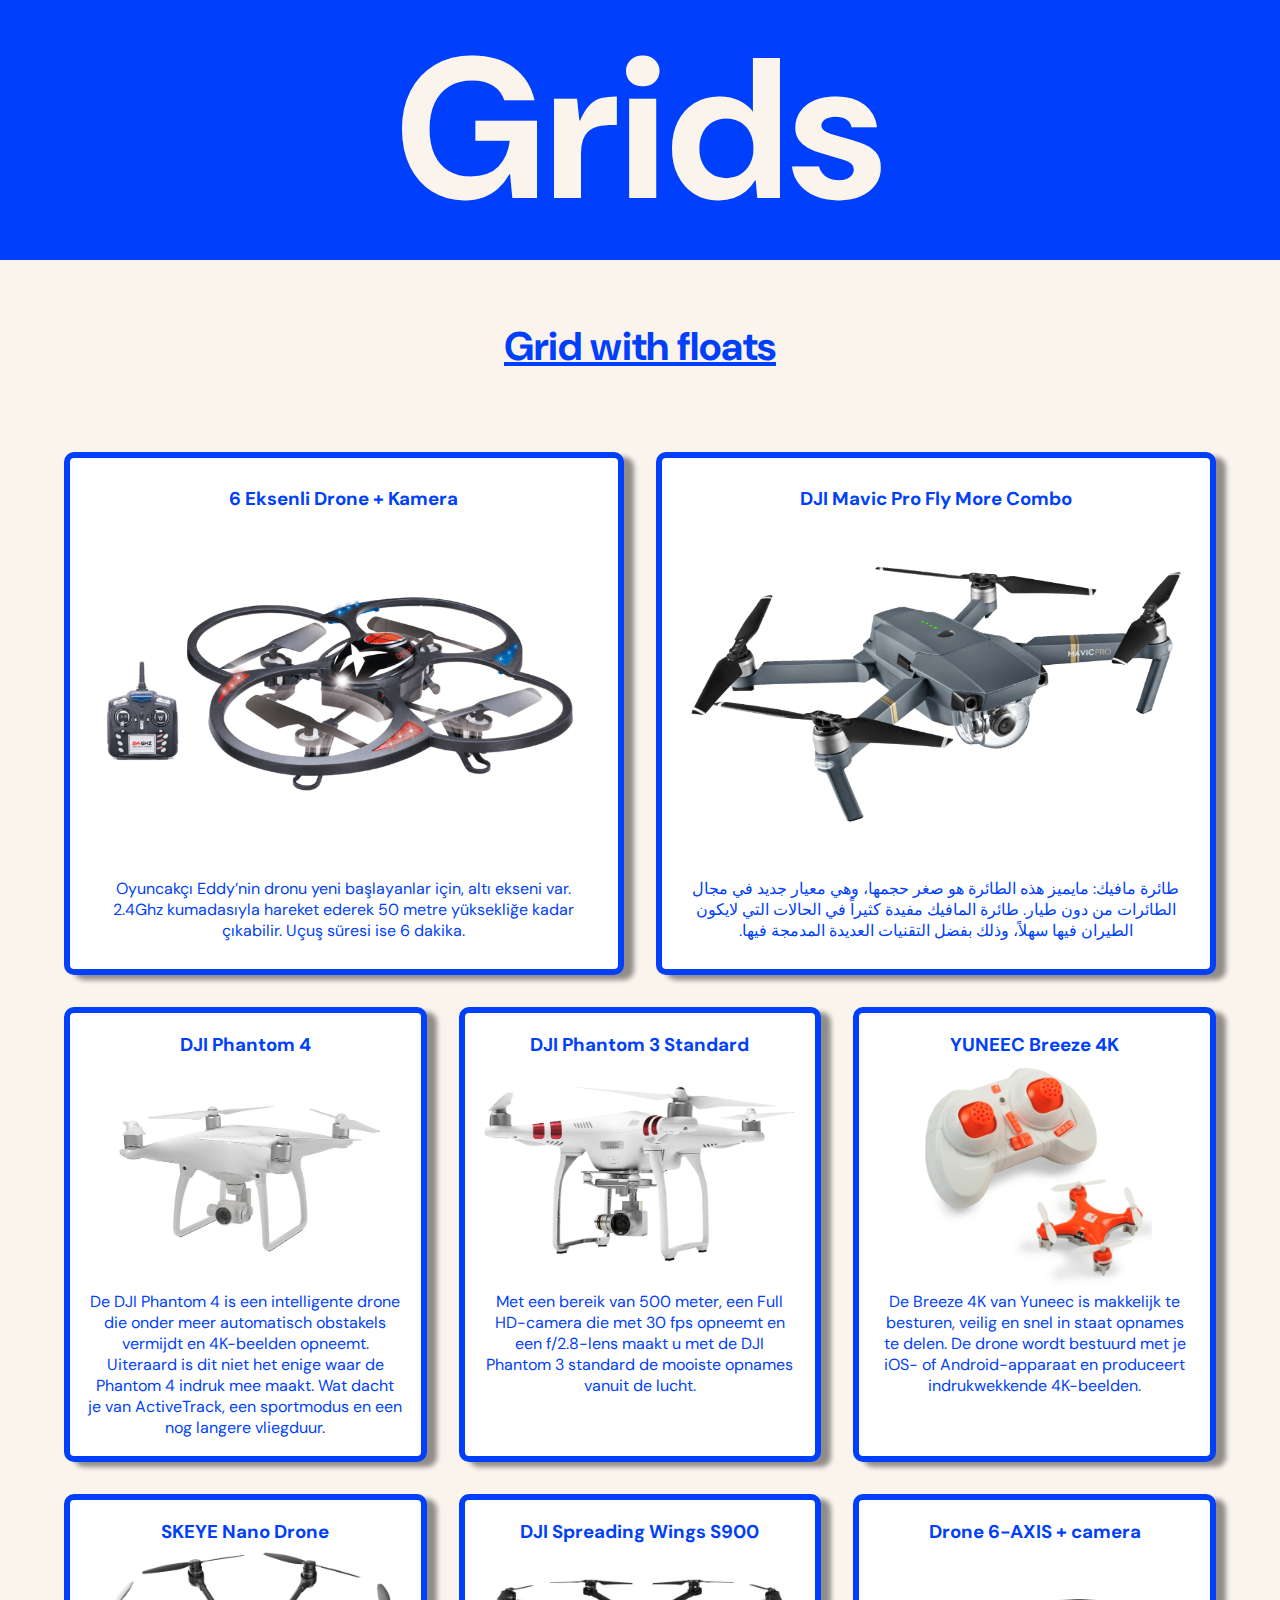
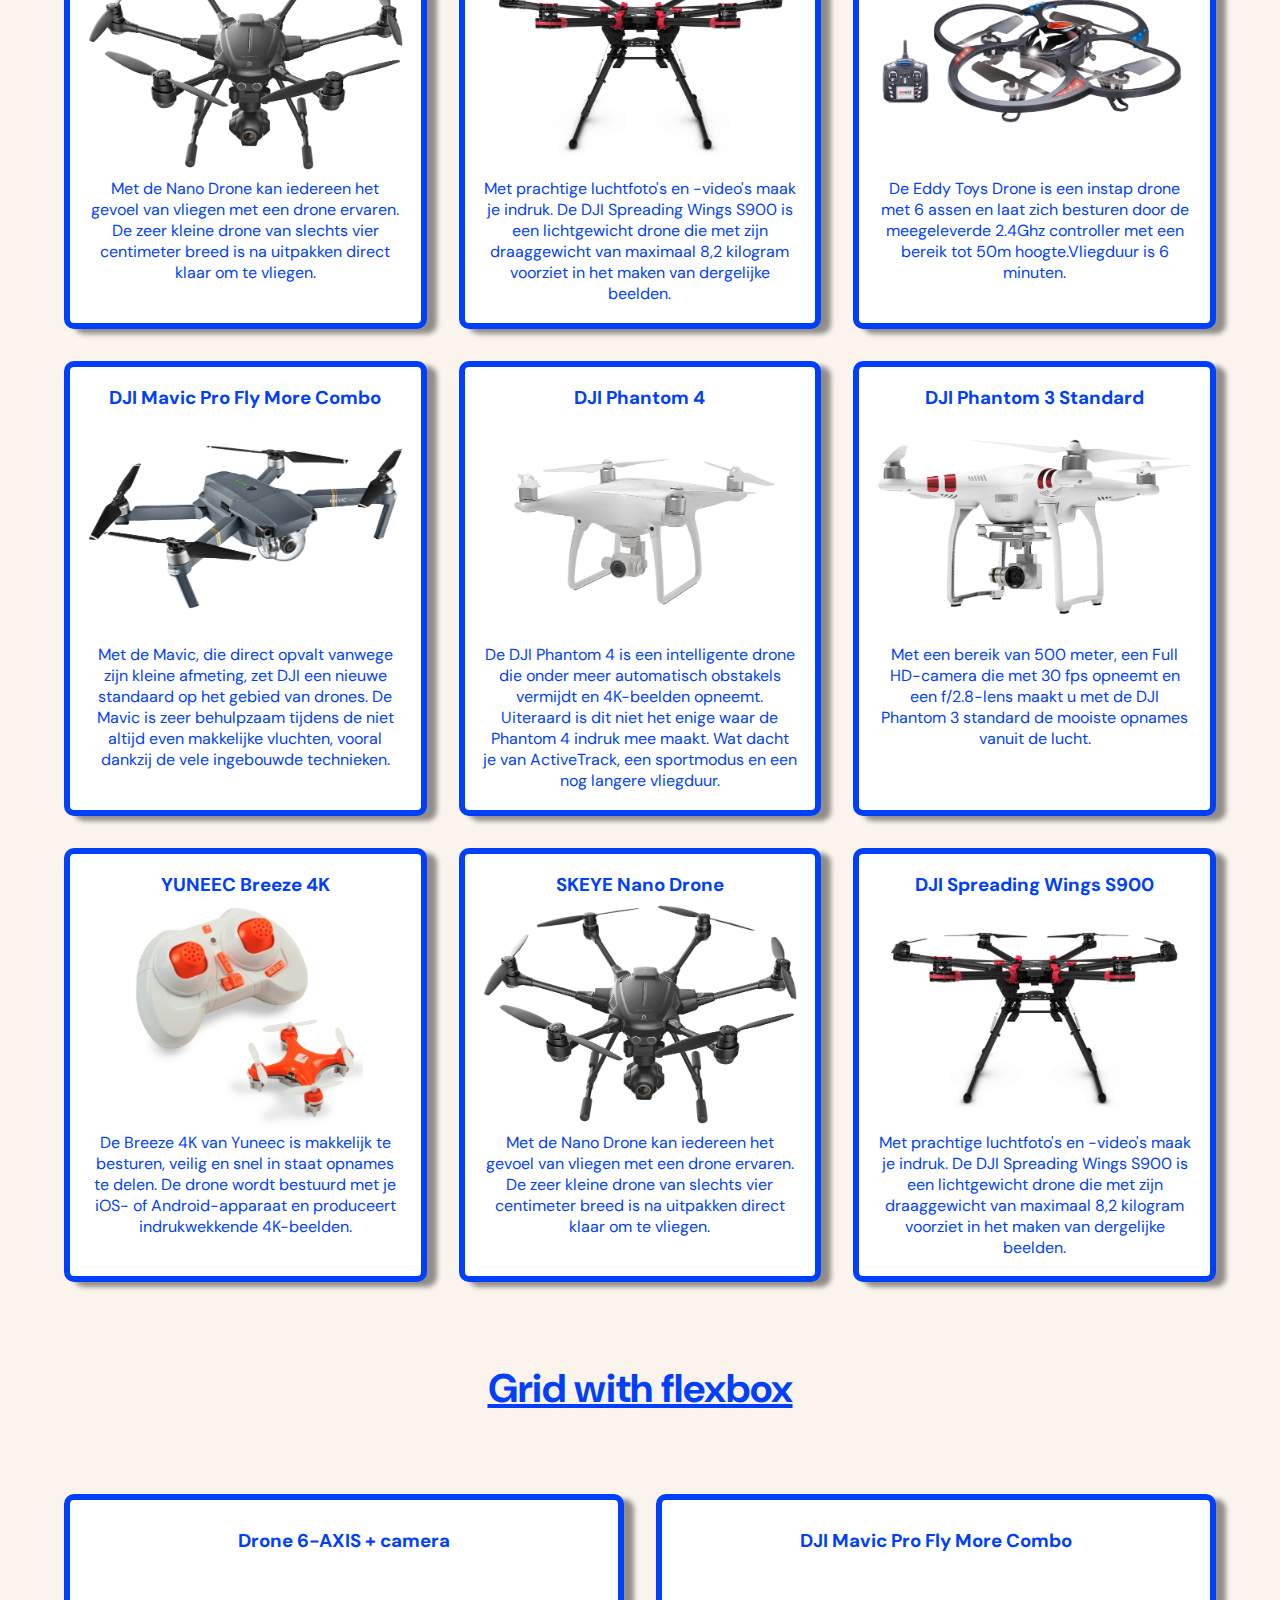
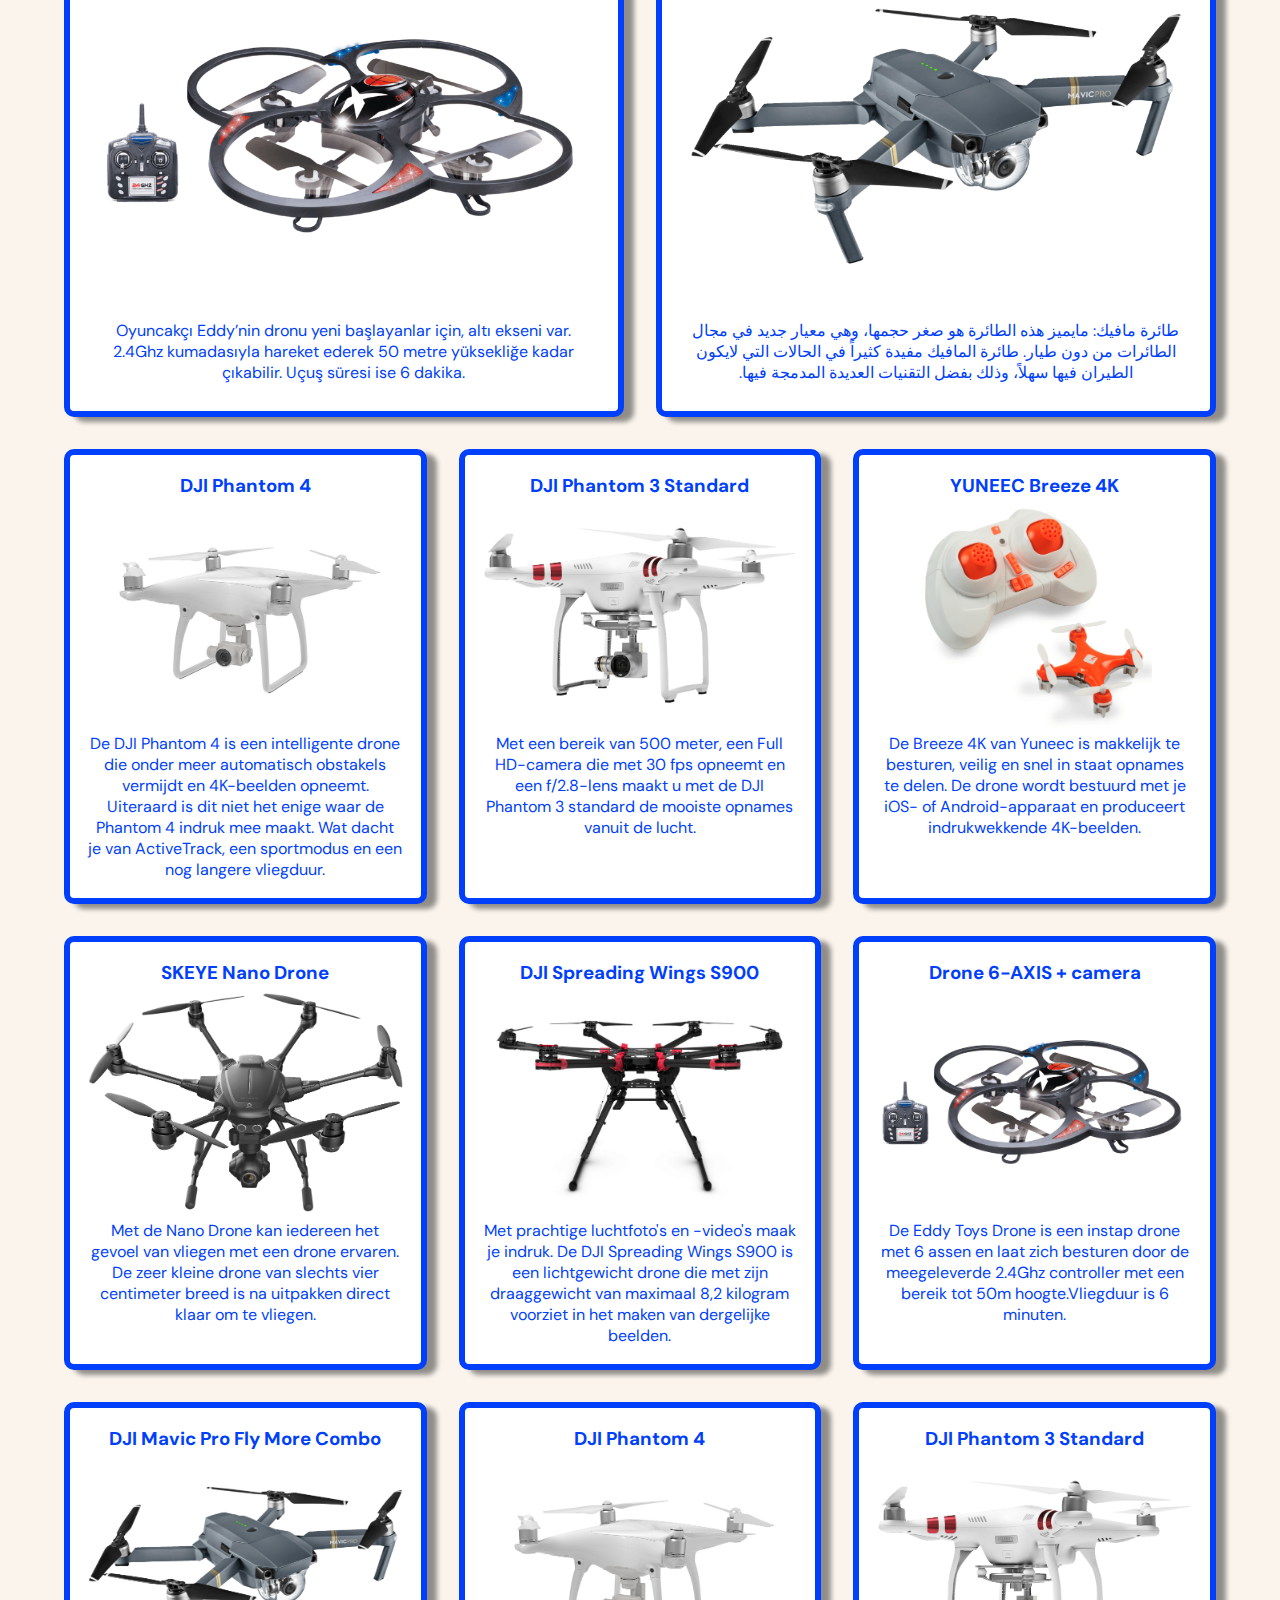
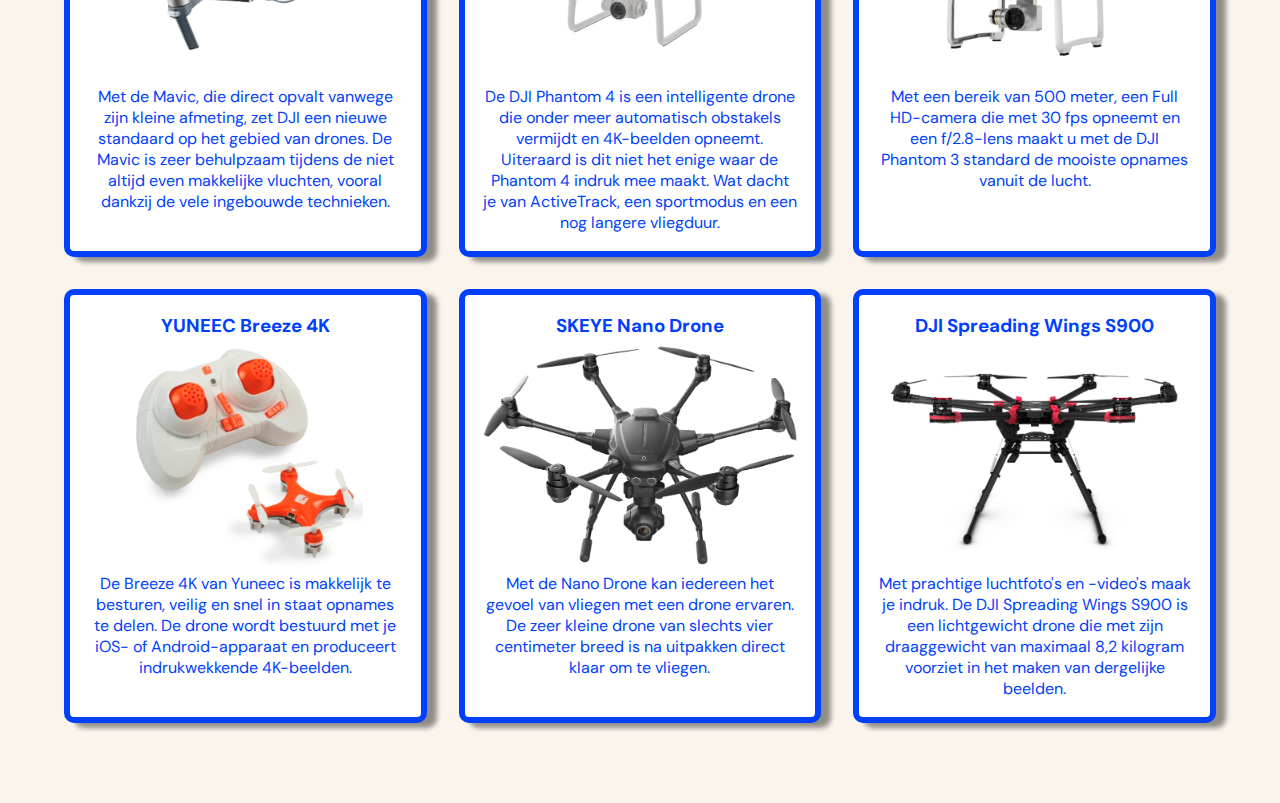
<file: week02/index.html>
<!doctype html>
<html>
    <head>
        <meta charset="utf-8">
        <meta name="viewport" content="width=device-width, initial-scale=1.0">
        <title>Grids</title>
        <link rel="stylesheet" href="main.css">
    </head>
    <body>
        <header>
            <h1>Grids</h1>
        </header>
        <main>
            <section>
                <h2>Grid with floats</h2>
                <ul id="grid-floats">
                    <li class="grid-item">
                        <h3>6 Eksenli Drone + Kamera</h3>
                        <img src="images/drone1.png">
                        <p>Oyuncakçı Eddy’nin dronu yeni başlayanlar için, altı ekseni var. 2.4Ghz kumadasıyla hareket ederek 50 metre yüksekliğe kadar çıkabilir. Uçuş süresi ise 6 dakika.</p>
                    </li>
                    <li class="grid-item">
                        <h3>DJI Mavic Pro Fly More Combo</h3>
                        <img src="images/drone2.png">
                         <p dir="rtl">طائرة مافيك: مايميز هذه الطائرة هو صغر حجمها، وهي معيار جديد في مجال الطائرات من دون طيار. طائرة المافيك مفيدة كثيراً في الحالات التي لايكون الطيران فيها سهلاً، وذلك بفضل التقنيات العديدة المدمجة فيها.</p>
                    </li>
                    <li class="grid-item">
                        <h3>DJI Phantom 4</h3>
                        <img src="images/drone3.png">
                        <p>De DJI Phantom 4 is een intelligente drone die onder meer automatisch obstakels vermijdt en 4K-beelden opneemt. Uiteraard is dit niet het enige waar de Phantom 4 indruk mee maakt. Wat dacht je van ActiveTrack, een sportmodus en een nog langere vliegduur.</p>
                    </li>
                    <li class="grid-item">
                        <h3>DJI Phantom 3 Standard</h3>
                        <img src="images/drone4.png">
                        <p>Met een bereik van 500 meter, een Full HD-camera die met 30 fps opneemt en een f/2.8-lens maakt u met de DJI Phantom 3 standard de mooiste opnames vanuit de lucht.</p>
                    </li>
                    <li class="grid-item">
                        <h3>YUNEEC Breeze 4K</h3>
                        <img src="images/drone5.png">
                        <p>De Breeze 4K van Yuneec is makkelijk te besturen, veilig en snel in staat opnames te delen. De drone wordt bestuurd met je iOS- of Android-apparaat en produceert indrukwekkende 4K-beelden.</p>
                    </li>
                    <li class="grid-item">
                        <h3>SKEYE Nano Drone</h3>
                        <img src="images/drone6.png">
                        <p>Met de Nano Drone kan iedereen het gevoel van vliegen met een drone ervaren. De zeer kleine drone van slechts vier centimeter breed is na uitpakken direct klaar om te vliegen.</p>
                    </li>
                    <li class="grid-item">
                        <h3>DJI Spreading Wings S900</h3>
                        <img src="images/drone7.png">
                        <p>Met prachtige luchtfoto's en -video's maak je indruk. De DJI Spreading Wings S900 is een lichtgewicht drone die met zijn draaggewicht van maximaal 8,2 kilogram voorziet in het maken van dergelijke beelden.</p>
                    </li>
                    <li class="grid-item">
                        <h3>Drone 6-AXIS + camera</h3>
                        <img src="images/drone1.png">
                        <p>De Eddy Toys Drone is een instap drone met 6 assen en laat zich besturen door de meegeleverde 2.4Ghz controller met een bereik tot 50m hoogte.Vliegduur is 6 minuten.</p>
                    </li>
                    <li class="grid-item">
                        <h3>DJI Mavic Pro Fly More Combo</h3>
                        <img src="images/drone2.png">
                        <p>Met de Mavic, die direct opvalt vanwege zijn kleine afmeting, zet DJI een nieuwe standaard op het gebied van drones. De Mavic is zeer behulpzaam tijdens de niet altijd even makkelijke vluchten, vooral dankzij de vele ingebouwde technieken.</p>
                    </li>
                    <li class="grid-item">
                        <h3>DJI Phantom 4</h3>
                        <img src="images/drone3.png">
                        <p>De DJI Phantom 4 is een intelligente drone die onder meer automatisch obstakels vermijdt en 4K-beelden opneemt. Uiteraard is dit niet het enige waar de Phantom 4 indruk mee maakt. Wat dacht je van ActiveTrack, een sportmodus en een nog langere vliegduur.</p>
                    </li>
                    <li class="grid-item">
                        <h3>DJI Phantom 3 Standard</h3>
                        <img src="images/drone4.png">
                        <p>Met een bereik van 500 meter, een Full HD-camera die met 30 fps opneemt en een f/2.8-lens maakt u met de DJI Phantom 3 standard de mooiste opnames vanuit de lucht.</p>
                    </li>
                    <li class="grid-item">
                        <h3>YUNEEC Breeze 4K</h3>
                        <img src="images/drone5.png">
                        <p>De Breeze 4K van Yuneec is makkelijk te besturen, veilig en snel in staat opnames te delen. De drone wordt bestuurd met je iOS- of Android-apparaat en produceert indrukwekkende 4K-beelden.</p>
                    </li>
                    <li class="grid-item">
                        <h3>SKEYE Nano Drone</h3>
                        <img src="images/drone6.png">
                        <p>Met de Nano Drone kan iedereen het gevoel van vliegen met een drone ervaren. De zeer kleine drone van slechts vier centimeter breed is na uitpakken direct klaar om te vliegen.</p>
                    </li>
                    <li class="grid-item">
                        <h3>DJI Spreading Wings S900</h3>
                        <img src="images/drone7.png">
                        <p>Met prachtige luchtfoto's en -video's maak je indruk. De DJI Spreading Wings S900 is een lichtgewicht drone die met zijn draaggewicht van maximaal 8,2 kilogram voorziet in het maken van dergelijke beelden.</p>
                    </li>
                </ul>
                
            </section>
            <section>
                <h2>Grid with flexbox</h2>
                <ul id="grid-flex">
                    <li class="grid-item">
                        <h3>Drone 6-AXIS + camera</h3>
                        <img src="images/drone1.png">
                        <p>Oyuncakçı Eddy’nin dronu yeni başlayanlar için, altı ekseni var. 2.4Ghz kumadasıyla hareket ederek 50 metre yüksekliğe kadar çıkabilir. Uçuş süresi ise 6 dakika.</p>
                    </li>
                    <li class="grid-item">
                        <h3>DJI Mavic Pro Fly More Combo</h3>
                        <img src="images/drone2.png">
                         <p dir="rtl">طائرة مافيك: مايميز هذه الطائرة هو صغر حجمها، وهي معيار جديد في مجال الطائرات من دون طيار. طائرة المافيك مفيدة كثيراً في الحالات التي لايكون الطيران فيها سهلاً، وذلك بفضل التقنيات العديدة المدمجة فيها.</p>
                    </li>
                    <li class="grid-item">
                        <h3>DJI Phantom 4</h3>
                        <img src="images/drone3.png">
                        <p>De DJI Phantom 4 is een intelligente drone die onder meer automatisch obstakels vermijdt en 4K-beelden opneemt. Uiteraard is dit niet het enige waar de Phantom 4 indruk mee maakt. Wat dacht je van ActiveTrack, een sportmodus en een nog langere vliegduur.</p>
                    </li>
                    <li class="grid-item">
                        <h3>DJI Phantom 3 Standard</h3>
                        <img src="images/drone4.png">
                        <p>Met een bereik van 500 meter, een Full HD-camera die met 30 fps opneemt en een f/2.8-lens maakt u met de DJI Phantom 3 standard de mooiste opnames vanuit de lucht.</p>
                    </li>
                    <li class="grid-item">
                        <h3>YUNEEC Breeze 4K</h3>
                        <img src="images/drone5.png">
                        <p>De Breeze 4K van Yuneec is makkelijk te besturen, veilig en snel in staat opnames te delen. De drone wordt bestuurd met je iOS- of Android-apparaat en produceert indrukwekkende 4K-beelden.</p>
                    </li>
                    <li class="grid-item">
                        <h3>SKEYE Nano Drone</h3>
                        <img src="images/drone6.png">
                        <p>Met de Nano Drone kan iedereen het gevoel van vliegen met een drone ervaren. De zeer kleine drone van slechts vier centimeter breed is na uitpakken direct klaar om te vliegen.</p>
                    </li>
                    <li class="grid-item">
                        <h3>DJI Spreading Wings S900</h3>
                        <img src="images/drone7.png">
                        <p>Met prachtige luchtfoto's en -video's maak je indruk. De DJI Spreading Wings S900 is een lichtgewicht drone die met zijn draaggewicht van maximaal 8,2 kilogram voorziet in het maken van dergelijke beelden.</p>
                    </li>
                    <li class="grid-item">
                        <h3>Drone 6-AXIS + camera</h3>
                        <img src="images/drone1.png">
                        <p>De Eddy Toys Drone is een instap drone met 6 assen en laat zich besturen door de meegeleverde 2.4Ghz controller met een bereik tot 50m hoogte.Vliegduur is 6 minuten.</p>
                    </li>
                    <li class="grid-item">
                        <h3>DJI Mavic Pro Fly More Combo</h3>
                        <img src="images/drone2.png">
                        <p>Met de Mavic, die direct opvalt vanwege zijn kleine afmeting, zet DJI een nieuwe standaard op het gebied van drones. De Mavic is zeer behulpzaam tijdens de niet altijd even makkelijke vluchten, vooral dankzij de vele ingebouwde technieken.</p>
                    </li>
                    <li class="grid-item">
                        <h3>DJI Phantom 4</h3>
                        <img src="images/drone3.png">
                        <p>De DJI Phantom 4 is een intelligente drone die onder meer automatisch obstakels vermijdt en 4K-beelden opneemt. Uiteraard is dit niet het enige waar de Phantom 4 indruk mee maakt. Wat dacht je van ActiveTrack, een sportmodus en een nog langere vliegduur.</p>
                    </li>
                    <li class="grid-item">
                        <h3>DJI Phantom 3 Standard</h3>
                        <img src="images/drone4.png">
                        <p>Met een bereik van 500 meter, een Full HD-camera die met 30 fps opneemt en een f/2.8-lens maakt u met de DJI Phantom 3 standard de mooiste opnames vanuit de lucht.</p>
                    </li>
                    <li class="grid-item">
                        <h3>YUNEEC Breeze 4K</h3>
                        <img src="images/drone5.png">
                        <p>De Breeze 4K van Yuneec is makkelijk te besturen, veilig en snel in staat opnames te delen. De drone wordt bestuurd met je iOS- of Android-apparaat en produceert indrukwekkende 4K-beelden.</p>
                    </li>
                    <li class="grid-item">
                        <h3>SKEYE Nano Drone</h3>
                        <img src="images/drone6.png">
                        <p>Met de Nano Drone kan iedereen het gevoel van vliegen met een drone ervaren. De zeer kleine drone van slechts vier centimeter breed is na uitpakken direct klaar om te vliegen.</p>
                    </li>
                    <li class="grid-item">
                        <h3>DJI Spreading Wings S900</h3>
                        <img src="images/drone7.png">
                        <p>Met prachtige luchtfoto's en -video's maak je indruk. De DJI Spreading Wings S900 is een lichtgewicht drone die met zijn draaggewicht van maximaal 8,2 kilogram voorziet in het maken van dergelijke beelden.</p>
                    </li>
                </ul>
            </section>
        </main>
    </body>
</html>
</file>
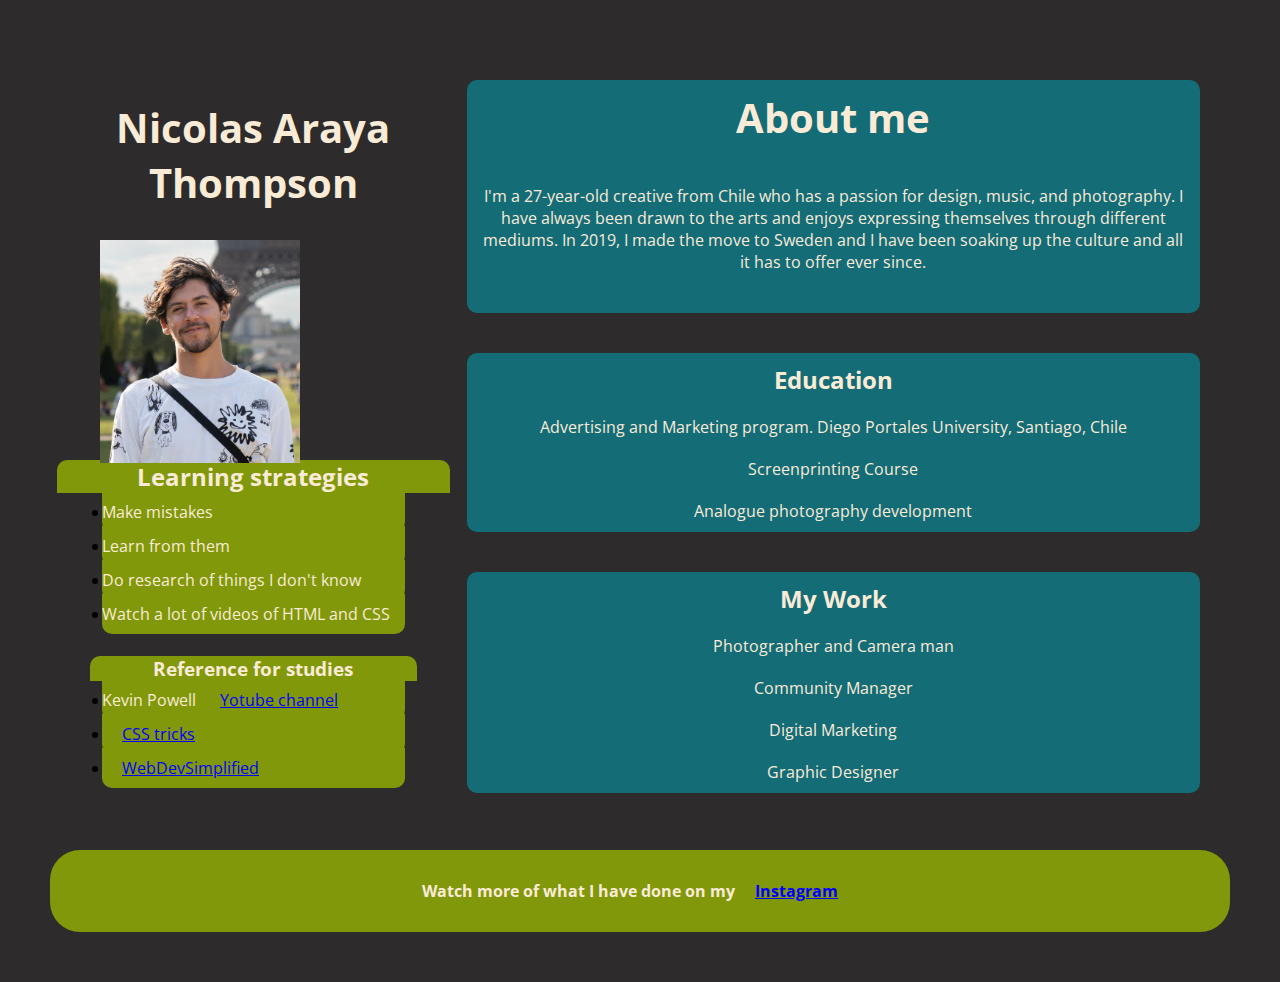
<file: week01/Indext.html>
<!DOCTYPE html>
<html lang="en">
<head>
    <meta charset="UTF-8">
    <meta http-equiv="X-UA-Compatible" content="IE=edge">
    <meta name="viewport" content="width=device-width, initial-scale=1.0">
    <title>Resume</title>
    <link rel="stylesheet" href="main.css">
</head>
<body>
  <div class="grid-container">
      <div class="grid-itemleft">
        <h1 class="name">Nicolas Araya Thompson</h1>
        <img class="resized" src="piccv.png">
        <h2 class="learning">Learning strategies</h2>
        <ul>
            <li>
                <p class="learningl">Make mistakes</p>
            </li>
            <li>
                <p class="learningl">Learn from them</p>
            </li>
            <li>
                <p class="learningl">Do research of things I don't know</p>
            </li>
            <li>
                <p class="learningl">Watch a lot of videos of HTML and CSS</p>
            </li>
        </ul>
 
     <h3 class="reference">Reference for studies</h3>
        <ul>
            <li>
                <p class="referencel">Kevin Powell <a href="https://www.youtube.com/@KevinPowell">Yotube channel</a></p>
            </li>
            <li>
                <p class="referencel"><a href="https://css-tricks.com/">CSS tricks</a></p>
            </li>
            <li>
                <p class="referencel"><a href="https://www.youtube.com/@WebDevSimplified">WebDevSimplified</a></p>
            </li>
        </ul>
      </div>
      <div class="grid-itemright">
          <h2 class="aboutme">About me</h2>
    <p class="aboutmep">I'm a 27-year-old creative from Chile who has a passion for design,
         music, and photography. I have always been drawn to the arts and 
         enjoys expressing themselves through different mediums. In 2019,
          I made the move to Sweden and I have been soaking up the culture and all
           it has to offer ever since.</p>
           <div class="cuadro"></div>
           <h2 class="education">Education</h2>
           <p class="educationP"> Advertising and Marketing program. Diego Portales University, Santiago, Chile</p>
           <p class="educationP"> Screenprinting Course</p>
           <p class="educationPl"> Analogue photography development</p>
           <div class="cuadro"></div>
           <h2 class="Work">My Work</h2>
           <p class="workP"> Photographer and Camera man </p>
           <p class="workP"> Community Manager </p>
           <p class="workP"> Digital Marketing </p>
           <p class="workPl"> Graphic Designer </p>

    </div>
  </div>
    <footer>
        <h4>Watch more of what I have done on my<a href="https://www.instagram.com/nicoarayath/">Instagram</a></h4>
        
    </footer>
    
   

    

    
</body>
</html>
</file>
<file: week02/main.css>
@import url('https://fonts.googleapis.com/css2?family=DM+Sans:wght@400;500&family=Open+Sans:wght@300;400;600&display=swap');

*,
*:before,
*:after{
margin: 0px;
padding: 0px;
}

img{ 
    max-width: 100%;
    display: block;
    margin: auto;
    
 }
li{
    list-style: none;
}
body {
    font-family: 'DM sans';
    background-color: rgb(250, 244, 237);
    color: rgb(0, 63, 251)
}
header{
    text-align: center;
    background-color: rgb(0, 63, 251);
    font-size: 100px;
    margin-bottom: 30px;
    color: rgb(250, 244, 237);
  
    
}

h2 {
    text-align: center;
    margin-top: 60px;
    color: rgb(0, 63, 251) ;
    background-color: rgb(250, 244, 237);
    font-size: 40px;
    text-decoration: underline;
}


/* GRID CSS */
 
#grid-floats {
    display: grid;
    grid-template-columns: repeat(12, 1fr);
    margin: 5rem auto;
    width: min(90%, 75rem);
    gap: 2em;
    text-align: center;
 
    
}

.grid-item {
    border: 6px solid rgb(0, 63, 251);
    border-radius: 10px;
    padding: 5%;ut
   
    
    
}

@media (min-width: 390px) {
    .grid-item { 
      grid-template-columns: repeat(12, 1fr);
      background-color: white;
      box-shadow: 10px 5px 5px rgba(0, 0, 0, 0.424);
    }

    .grid-item:first-child {
      grid-column: span 12;
         }
    .grid-item:nth-child(n+2) {
        grid-column: span 6;
      }


}
  
  @media (min-width: 768px) {
    .grid-item{
      grid-template-columns: repeat(12, 1fr);
      background-color: rgb(255, 255, 255);
      box-shadow: 10px 5px 5px rgba(0, 0, 0, 0.424);
    }
  
    .grid-item:first-child {
      grid-column: span 6;
    }
  .grid-item:nth-child(2){
    grid-column: span 6;
    }
    
    .grid-item:nth-child(n+3){
    grid-column: span 4;

    }
  }
  
  @media (min-width: 1440px) {
    .grid-item{
      grid-template-columns: repeat(12, 1fr);
      background-color: rgb(255, 255, 255);
      box-shadow: 10px 5px 5px rgba(0, 0, 0, 0.424);
    }
  
    .grid-item:first-child {
      grid-column: span 6;
    }
  
    .grid-item:nth-child(n+2) {
      grid-column: span 3;
    }
  
    
  }


/* FLEXBOX BELOW */

#grid-flex{
    display: grid;
    grid-template-columns: repeat(12,1fr);
    margin: 5rem auto;
    width: min(90%, 75rem);
    gap: 2em;
    text-align: center;
}
</file>
<file: week01/main.css>
@import url('https://fonts.googleapis.com/css2?family=Open+Sans:wght@300;400;600&display=swap');

*,
*:before, 
*:after  { 
    margin: 10px;
    padding: 10px;
}
.grid-container{
    display: grid;
    grid-template-columns: 1fr 2fr;

}
h1{
    display: grid;
    color: antiquewhite;
    text-align: center;
    font-size: 40px
    
}
body{
    
    font-family: 'Open sans';
    background-color: rgb(45, 43, 43);
}
.resized{
    display: grid;
    width: 200px;
    height: auto;
    
}
.aboutme{
    background-color: rgba(14, 125, 139, 0.801);
    color: antiquewhite;
    margin: 0px;
    padding-bottom: 30px;
    border-top-left-radius: 10px;
    border-top-right-radius: 10px;
    text-align: center;
    font-size: 40px;
    
}
.aboutmep{
    background-color:  rgba(14, 125, 139, 0.801);
    color: antiquewhite;
    margin: 0px;
    padding-bottom: 40px;
    border-bottom-left-radius: 10px;
    border-bottom-right-radius: 10px;
    text-align: center;
}
.education{ 
    background-color: rgba(14, 125, 139, 0.801);
    color: antiquewhite;
    margin: 0px;
    border-top-left-radius: 10px;
    border-top-right-radius: 10px;
    text-align: center;
}
.educationP{
    background-color: rgba(14, 125, 139, 0.801);
    color: antiquewhite;
    margin: 0px;
    text-align: center;
   
}
.educationPl{
    background-color: rgba(14, 125, 139, 0.801);
    color: antiquewhite;
    margin: 0px;
    text-align: center;
   border-bottom-left-radius: 10px;
   border-bottom-right-radius: 10px;
}
.Work{
    color: antiquewhite;
    background-color:rgba(14, 125, 139, 0.801);
    margin: 0px;
    border-top-left-radius: 10px;
    border-top-right-radius: 10px;
    text-align: center;
}
.workP{
    color: antiquewhite;
    background-color: rgba(14, 125, 139, 0.801);
    margin: 0px;
    border-top-left-radius: 0px;
    border-top-right-radius: 0px;
    text-align: center;

}
.workPl{
    color: antiquewhite;
    background-color: rgba(14, 125, 139, 0.801);
    margin: 0px;
    border-top-left-radius: 0px;
    border-top-right-radius: 0px;
    border-bottom-left-radius: 10px;
    border-bottom-right-radius: 10px;
    text-align: center;
}
.learning{
    text-align: center;
    color: antiquewhite;
    margin-bottom: -23px;
    padding: 0px;
    background-color: rgb(129, 152, 10);
    margin: -23px;
    border-top-left-radius: 10px;
    border-top-right-radius: 10px;
   
    
}
.learningl{
    color: antiquewhite;
    background-color: rgb(129, 152, 10);
    padding: 0px;
    margin: -18px;
    line-height: 40px;
    border-bottom-left-radius: 10px;
    border-bottom-right-radius: 10px;
    ;
}
h3 {
    color: antiquewhite;
 background-color: rgb(129, 152, 10);
 margin-bottom: -23px;
 padding: 0px;
 border-top-left-radius: 10px;
    border-top-right-radius: 10px;
    text-align: center;
}

.referencel{

    color: antiquewhite;
    background-color: rgb(129, 152, 10);
    padding: 0px;
    margin: -18px;
    line-height: 40px;
    border-bottom-left-radius: 10px;
    border-bottom-right-radius: 10px;
}

footer{
    color: antiquewhite;
    background-color: rgb(129, 152, 10);
   text-align: center;
   border-radius: 30px;
}

a{ 
    color: blue;
}
a:hover{
    text-decoration: none;
}
a:active{
    color: black;
}
</file>
